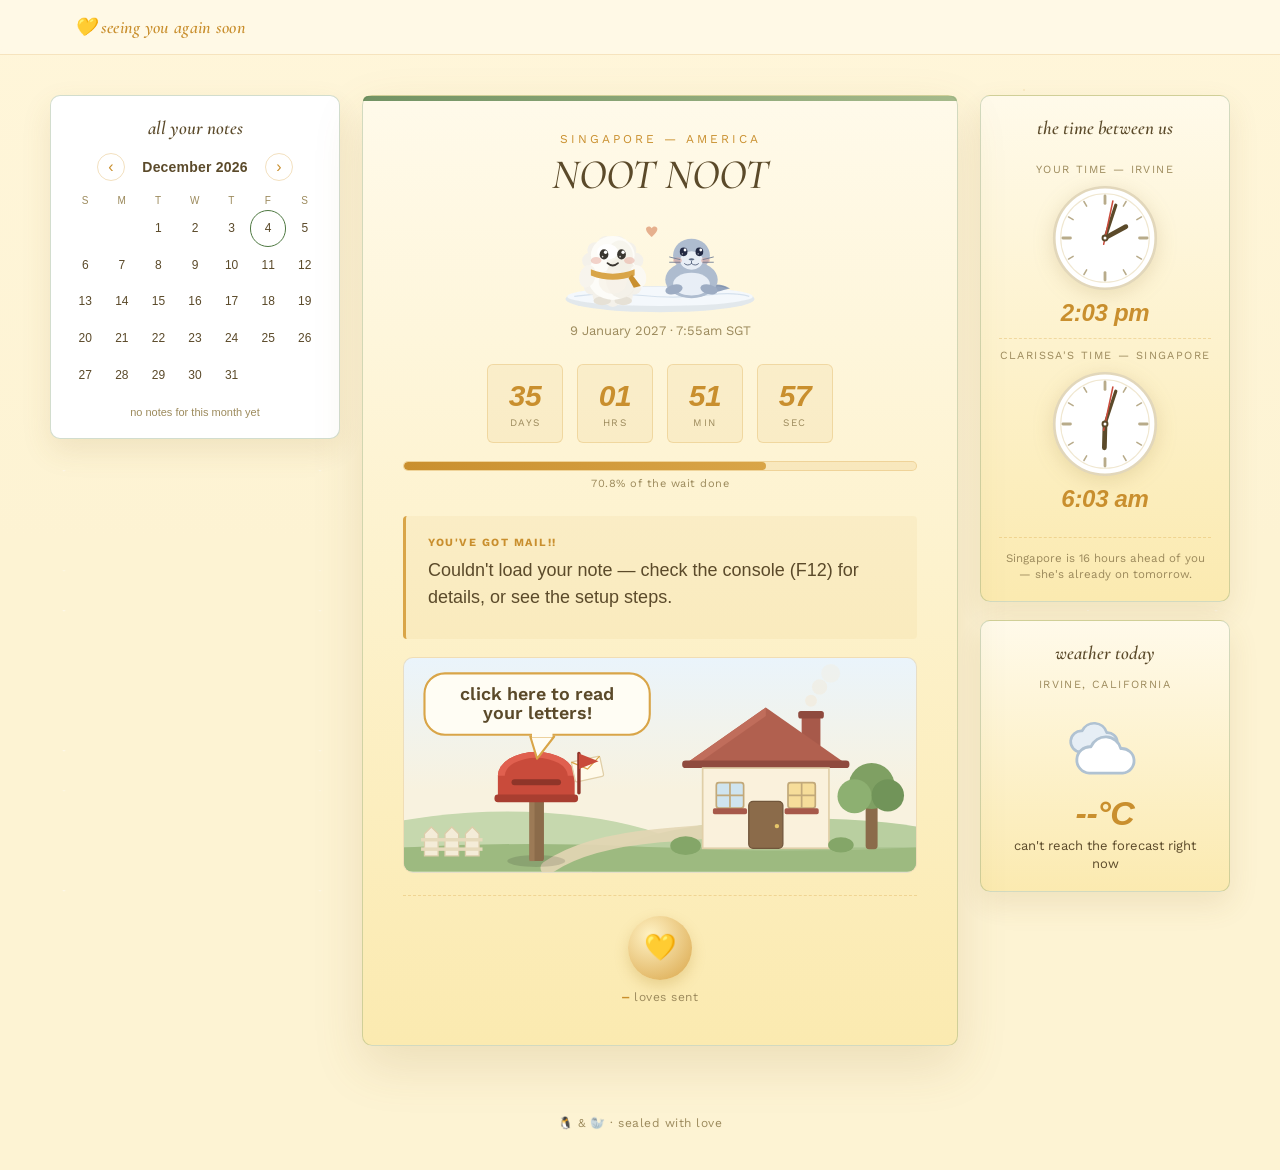
<file: index.html>
<!DOCTYPE html>
<html lang="en">
<head>
<meta charset="UTF-8">
<meta name="viewport" content="width=device-width, initial-scale=1">
<title>seeing you again soon!</title>
<link rel="stylesheet" href="page.css?v=10">
</head>
<body>

  <div class="sky"></div>
  <div class="snow" aria-hidden="true"></div>

  <header class="site-header">
    <div class="site-header-inner">
      <button class="site-logo" id="home-link" type="button">💛 seeing you again soon</button>
    </div>
  </header>

  <main class="stage">

    <!-- ══════════════════════ HOME VIEW ══════════════════════ -->
    <section id="view-home" class="view is-active">
      <div class="home-layout">

        <!-- ───────── LEFT COLUMN: calendar of every note sent ───────── -->
        <aside class="col-left">
          <div class="panel calendar-panel">
            <h2 class="panel-title">all your notes</h2>

            <div class="calendar-header">
              <button class="cal-nav" id="cal-prev" type="button" aria-label="previous month">&#8249;</button>
              <p class="calendar-month-label" id="cal-month-label">August 2026</p>
              <button class="cal-nav" id="cal-next" type="button" aria-label="next month">&#8250;</button>
            </div>

            <div class="calendar-weekdays">
              <span>S</span><span>M</span><span>T</span><span>W</span><span>T</span><span>F</span><span>S</span>
            </div>
            <div class="calendar-grid" id="calendar-grid"></div>

            <p class="calendar-hint" id="calendar-hint">tap a highlighted date to read that day's note</p>
          </div>
        </aside>

        <!-- ───────── CENTRE COLUMN: the main event ───────── -->
        <div class="col-centre">
          <div class="frame">
            <p class="eyebrow">Singapore &mdash; America</p>
            <h1 class="headline">NOOT NOOT</h1>
            <img class="pals" src="icons/pals-illustration.svg" alt="a round white fluffy character and a little seal sitting together on an ice floe" />
            <p class="target-date">9 January 2027 &middot; 7:55am SGT</p>

            <div class="countdown" id="countdown" aria-live="polite">
              <div class="unit"><span class="num" id="cd-days">00</span><span class="label">days</span></div>
              <div class="unit"><span class="num" id="cd-hours">00</span><span class="label">hrs</span></div>
              <div class="unit"><span class="num" id="cd-mins">00</span><span class="label">min</span></div>
              <div class="unit"><span class="num" id="cd-secs">00</span><span class="label">sec</span></div>
            </div>

            <div class="progress-wrap">
              <div class="progress-track"><div class="progress-fill" id="progress-fill"></div></div>
              <p class="progress-pct" id="progress-pct">0% of the wait done</p>
            </div>

            <div class="note-card" id="note-card">
              <p class="note-eyebrow">you've got mail!!</p>
              <p class="note-body" id="note-body">Loading&hellip;</p>
              <p class="note-date" id="note-date"></p>
            </div>

            <!-- ───── countryside house + red mailbox → opens the letters ───── -->
            <div class="mailbox-scene">
              <svg viewBox="0 0 600 250" class="mailbox-svg" preserveAspectRatio="xMidYMid meet" aria-hidden="true">

                <!-- rolling hills -->
                <ellipse cx="120" cy="250" rx="230" ry="70" fill="#c6d8ae"/>
                <ellipse cx="470" cy="252" rx="250" ry="64" fill="#b9cfa0"/>
                <rect x="0" y="222" width="600" height="28" fill="#a8c28d"/>
                <path d="M0 222 Q150 214 300 222 Q450 230 600 222 L600 250 L0 250 Z" fill="#9dba80"/>

                <!-- a winding path from the mailbox up to the front door -->
                <path d="M168 246 Q210 216 300 208 Q380 202 424 196"
                      stroke="#e4d6b4" stroke-width="16" fill="none" stroke-linecap="round" opacity="0.9"/>

                <!-- cottage -->
                <g class="cottage">
                  <!-- chimney + smoke -->
                  <rect x="466" y="66" width="22" height="40" rx="3" fill="#a7594a"/>
                  <rect x="462" y="62" width="30" height="9" rx="3" fill="#8f4a3e"/>
                  <circle cx="477" cy="50" r="7" fill="#f2ede0" opacity="0.85"/>
                  <circle cx="487" cy="34" r="9" fill="#f2ede0" opacity="0.65"/>
                  <circle cx="500" cy="18" r="11" fill="#f2ede0" opacity="0.45"/>

                  <!-- roof -->
                  <polygon points="330,124 424,58 518,124" fill="#b1604f"/>
                  <polygon points="330,124 424,58 424,68 344,124" fill="#c06d5b"/>
                  <rect x="326" y="120" width="196" height="9" rx="4" fill="#8f4a3e"/>

                  <!-- walls -->
                  <rect x="350" y="129" width="148" height="94" fill="#faf1dc"/>
                  <rect x="350" y="129" width="148" height="94" fill="none" stroke="#e0cfa8" stroke-width="2"/>

                  <!-- door -->
                  <rect x="404" y="168" width="40" height="55" rx="5" fill="#8b6b4a"/>
                  <rect x="404" y="168" width="40" height="55" rx="5" fill="none" stroke="#71563b" stroke-width="1.5"/>
                  <circle cx="437" cy="197" r="2.6" fill="#e6c66a"/>

                  <!-- windows -->
                  <g>
                    <rect x="366" y="146" width="32" height="30" rx="3" fill="#cfe4ef" stroke="#c2a97a" stroke-width="2"/>
                    <line x1="382" y1="146" x2="382" y2="176" stroke="#c2a97a" stroke-width="2"/>
                    <line x1="366" y1="161" x2="398" y2="161" stroke="#c2a97a" stroke-width="2"/>
                  </g>
                  <g>
                    <rect x="450" y="146" width="32" height="30" rx="3" fill="#f6dd9a" stroke="#c2a97a" stroke-width="2"/>
                    <line x1="466" y1="146" x2="466" y2="176" stroke="#c2a97a" stroke-width="2"/>
                    <line x1="450" y1="161" x2="482" y2="161" stroke="#c2a97a" stroke-width="2"/>
                  </g>

                  <!-- window boxes -->
                  <rect x="362" y="176" width="40" height="7" rx="2" fill="#a7594a"/>
                  <rect x="446" y="176" width="40" height="7" rx="2" fill="#a7594a"/>
                </g>

                <!-- tree beside the house -->
                <g>
                  <rect x="541" y="168" width="14" height="56" rx="4" fill="#8b6b4a"/>
                  <circle cx="548" cy="150" r="27" fill="#7fa063"/>
                  <circle cx="528" cy="162" r="20" fill="#8db071"/>
                  <circle cx="567" cy="161" r="19" fill="#719459"/>
                </g>

                <!-- little picket fence -->
                <g fill="#f4ecd8" stroke="#dccdaa" stroke-width="1.5">
                  <polygon points="24,206 32,198 40,206 40,232 24,232"/>
                  <polygon points="48,206 56,198 64,206 64,232 48,232"/>
                  <polygon points="72,206 80,198 88,206 88,232 72,232"/>
                </g>
                <rect x="20" y="211" width="72" height="4" fill="#e6dabb"/>
                <rect x="20" y="222" width="72" height="4" fill="#e6dabb"/>

                <!-- shrubs -->
                <ellipse cx="330" cy="220" rx="18" ry="11" fill="#84a668"/>
                <ellipse cx="512" cy="219" rx="15" ry="9" fill="#84a668"/>

                <!-- ═════ the red mailbox — clickable ═════ -->
                <g id="mailbox-hit" class="hit" role="button" tabindex="0"
                   aria-label="open your letters">
                  <!-- shadow -->
                  <ellipse cx="155" cy="238" rx="34" ry="7" fill="#000000" opacity="0.12"/>
                  <!-- post -->
                  <rect x="147" y="160" width="17" height="78" rx="3" fill="#8b6b4a"/>
                  <rect x="147" y="160" width="6" height="78" fill="#9c7a56"/>
                  <!-- box -->
                  <path d="M110 164 L110 138 A45 28 0 0 1 200 138 L200 164 Z" fill="#c94b3b"/>
                  <path d="M110 138 A45 28 0 0 1 200 138 L192 138 A37 21 0 0 0 118 138 Z" fill="#e0604f"/>
                  <!-- letter slot -->
                  <rect x="126" y="142" width="58" height="7" rx="3.5" fill="#8f3529"/>
                  <!-- front lip -->
                  <rect x="106" y="160" width="98" height="9" rx="4" fill="#a83e30"/>
                  <!-- an envelope peeking out -->
                  <g>
                    <rect x="196" y="122" width="34" height="24" rx="2" fill="#fffaea" stroke="#e0cfa8" stroke-width="1.5" transform="rotate(-12 196 122)"/>
                    <path d="M196 122 L213 134 L230 122" fill="none" stroke="#d9a548" stroke-width="1.5" transform="rotate(-12 196 122)"/>
                  </g>
                  <!-- raised flag -->
                  <line x1="205" y1="112" x2="205" y2="158" stroke="#8f3529" stroke-width="4" stroke-linecap="round"/>
                  <polygon points="205,112 205,130 228,121" fill="#c94b3b"/>
                </g>

                <!-- ═════ speech bubble — also clickable ═════ -->
                <g id="bubble-hit" class="hit" role="button" tabindex="0"
                   aria-label="open your letters">
                  <path d="M148 92 L176 92 L156 118 Z" fill="#fffdf4"/>
                  <rect x="24" y="18" width="264" height="72" rx="24" fill="#fffdf4" stroke="#d9a548" stroke-width="2.5"/>
                  <path d="M148 92 L176 92 L156 118 Z" fill="#fffdf4" stroke="#d9a548" stroke-width="2.5"
                        stroke-linejoin="round"/>
                  <path d="M150 90 L174 90" stroke="#fffdf4" stroke-width="5"/>
                  <text x="156" y="49" class="bubble-text" text-anchor="middle">click here to read</text>
                  <text x="156" y="72" class="bubble-text" text-anchor="middle">your letters!</text>
                </g>
              </svg>
            </div>

            <div class="love-section">
              <button class="send-love-btn" id="send-love-btn" type="button" aria-label="send love">💛</button>
              <p class="love-count-label"><span id="love-count">—</span> loves sent</p>
            </div>
          </div>
        </div>

        <!-- ───────── RIGHT COLUMN: clocks on top, weather below ───────── -->
        <aside class="col-right">

          <div class="panel clock-panel">
            <h2 class="panel-title">the time between us</h2>

            <div class="clock-block">
              <p class="clock-city" id="his-city-label">your time — Irvine</p>
              <svg class="clockface" viewBox="0 0 100 100" aria-hidden="true">
                <circle cx="50" cy="50" r="47" fill="#ffffff" stroke="#e2d7bb" stroke-width="2.5"/>
                <circle cx="50" cy="50" r="41" fill="#ffffff" stroke="#f0e7d0" stroke-width="1"/>
                <g stroke="#b8ab8a" stroke-linecap="round">
                  <line x1="50" y1="11" x2="50" y2="18" stroke-width="2.6"/>
                  <line x1="89" y1="50" x2="82" y2="50" stroke-width="2.6"/>
                  <line x1="50" y1="89" x2="50" y2="82" stroke-width="2.6"/>
                  <line x1="11" y1="50" x2="18" y2="50" stroke-width="2.6"/>
                  <line x1="69.5" y1="16.2" x2="67" y2="20.5" stroke-width="1.4"/>
                  <line x1="83.8" y1="30.5" x2="79.5" y2="33" stroke-width="1.4"/>
                  <line x1="83.8" y1="69.5" x2="79.5" y2="67" stroke-width="1.4"/>
                  <line x1="69.5" y1="83.8" x2="67" y2="79.5" stroke-width="1.4"/>
                  <line x1="30.5" y1="83.8" x2="33" y2="79.5" stroke-width="1.4"/>
                  <line x1="16.2" y1="69.5" x2="20.5" y2="67" stroke-width="1.4"/>
                  <line x1="16.2" y1="30.5" x2="20.5" y2="33" stroke-width="1.4"/>
                  <line x1="30.5" y1="16.2" x2="33" y2="20.5" stroke-width="1.4"/>
                </g>
                <line id="his-hour" x1="50" y1="50" x2="50" y2="28" stroke="#5b4a2a" stroke-width="4.4" stroke-linecap="round"/>
                <line id="his-min"  x1="50" y1="50" x2="50" y2="18" stroke="#5b4a2a" stroke-width="3"   stroke-linecap="round"/>
                <line id="his-sec"  x1="50" y1="56" x2="50" y2="15" stroke="#c94b3b" stroke-width="1.4" stroke-linecap="round"/>
                <circle cx="50" cy="50" r="3.2" fill="#5b4a2a"/>
                <circle cx="50" cy="50" r="1.4" fill="#ffffff"/>
              </svg>
              <p class="clock-digital" id="tz-time-his">--:--</p>
            </div>

            <div class="clock-block">
              <p class="clock-city">clarissa's time — Singapore</p>
              <svg class="clockface" viewBox="0 0 100 100" aria-hidden="true">
                <circle cx="50" cy="50" r="47" fill="#ffffff" stroke="#e2d7bb" stroke-width="2.5"/>
                <circle cx="50" cy="50" r="41" fill="#ffffff" stroke="#f0e7d0" stroke-width="1"/>
                <g stroke="#b8ab8a" stroke-linecap="round">
                  <line x1="50" y1="11" x2="50" y2="18" stroke-width="2.6"/>
                  <line x1="89" y1="50" x2="82" y2="50" stroke-width="2.6"/>
                  <line x1="50" y1="89" x2="50" y2="82" stroke-width="2.6"/>
                  <line x1="11" y1="50" x2="18" y2="50" stroke-width="2.6"/>
                  <line x1="69.5" y1="16.2" x2="67" y2="20.5" stroke-width="1.4"/>
                  <line x1="83.8" y1="30.5" x2="79.5" y2="33" stroke-width="1.4"/>
                  <line x1="83.8" y1="69.5" x2="79.5" y2="67" stroke-width="1.4"/>
                  <line x1="69.5" y1="83.8" x2="67" y2="79.5" stroke-width="1.4"/>
                  <line x1="30.5" y1="83.8" x2="33" y2="79.5" stroke-width="1.4"/>
                  <line x1="16.2" y1="69.5" x2="20.5" y2="67" stroke-width="1.4"/>
                  <line x1="16.2" y1="30.5" x2="20.5" y2="33" stroke-width="1.4"/>
                  <line x1="30.5" y1="16.2" x2="33" y2="20.5" stroke-width="1.4"/>
                </g>
                <line id="sg-hour" x1="50" y1="50" x2="50" y2="28" stroke="#5b4a2a" stroke-width="4.4" stroke-linecap="round"/>
                <line id="sg-min"  x1="50" y1="50" x2="50" y2="18" stroke="#5b4a2a" stroke-width="3"   stroke-linecap="round"/>
                <line id="sg-sec"  x1="50" y1="56" x2="50" y2="15" stroke="#c94b3b" stroke-width="1.4" stroke-linecap="round"/>
                <circle cx="50" cy="50" r="3.2" fill="#5b4a2a"/>
                <circle cx="50" cy="50" r="1.4" fill="#ffffff"/>
              </svg>
              <p class="clock-digital" id="tz-time-sg">--:--</p>
            </div>

            <p class="tz-gap" id="tz-gap">&nbsp;</p>
          </div>

          <div class="panel weather-panel">
            <h2 class="panel-title">weather today</h2>
            <p class="weather-city">Irvine, California</p>
            <div class="weather-icon" id="weather-icon" aria-hidden="true"></div>
            <p class="weather-temp" id="weather-temp">--&deg;C</p>
            <p class="weather-desc" id="weather-desc">loading&hellip;</p>
          </div>

        </aside>

      </div>
    </section>

    <!-- ══════════════════════ MOOD SELECT VIEW ══════════════════════ -->
    <section id="view-mood" class="view">
      <div class="frame">
        <button class="back-btn" data-back="view-home" type="button">
          <svg class="flag-icon-sm" viewBox="0 0 24 24" width="13" height="13" aria-hidden="true"><line x1="6" y1="2" x2="6" y2="21" stroke="currentColor" stroke-width="2" stroke-linecap="round"/><polygon points="6,3 6,10 16,6.5" fill="currentColor"/><ellipse cx="6" cy="21.5" rx="6" ry="1.4" fill="currentColor" opacity="0.3"/></svg>
          back
        </button>
        <h2 class="sub-headline">choose a message based on how you're feeling!</h2>
        <div class="mood-grid" id="mood-grid"></div>
      </div>
    </section>

    <!-- ══════════════════════ ENVELOPES VIEW ══════════════════════ -->
    <section id="view-envelopes" class="view">
      <div class="frame">
        <button class="back-btn" data-back="view-mood" type="button">
          <svg class="flag-icon-sm" viewBox="0 0 24 24" width="13" height="13" aria-hidden="true"><line x1="6" y1="2" x2="6" y2="21" stroke="currentColor" stroke-width="2" stroke-linecap="round"/><polygon points="6,3 6,10 16,6.5" fill="currentColor"/><ellipse cx="6" cy="21.5" rx="6" ry="1.4" fill="currentColor" opacity="0.3"/></svg>
          back
        </button>
        <h2 class="sub-headline" id="envelopes-title">pick an envelope</h2>
        <div class="speech-bubble" id="mood-speech-bubble" hidden>more letters for this section because i thought you would be feeling this emotion more heheh</div>
        <div class="envelope-grid" id="envelope-grid"></div>
        <div class="letter-reveal" id="letter-reveal" hidden>
          <div class="letter-text" id="letter-text"></div>
          <div class="letter-media" id="letter-media"></div>
          <button class="close-letter" id="close-letter" type="button">seal it back up</button>
        </div>
      </div>
    </section>

  </main>

  <div class="calendar-tooltip" id="calendar-tooltip" hidden></div>

  <!-- ══════════ golf ball transition overlay ══════════ -->
  <div class="transition-overlay" id="transition-overlay" hidden>
    <svg viewBox="0 0 400 170" class="transition-svg" preserveAspectRatio="xMidYMid meet">
      <!-- fairway -->
      <path d="M0 132 Q120 126 220 130 Q320 134 400 130 L400 170 L0 170 Z" fill="#cfe0b4" opacity="0.55"/>
      <line x1="0" y1="130" x2="400" y2="130" stroke="#8a9c72" stroke-width="2" opacity="0.55"/>

      <!-- the hole + flag -->
      <ellipse cx="330" cy="130" rx="13" ry="5" fill="#2b3a2b"/>
      <ellipse cx="330" cy="129" rx="11" ry="4" fill="#16220f"/>
      <line x1="330" y1="129" x2="330" y2="70" stroke="#6b4a2a" stroke-width="3"/>
      <polygon id="golf-flag" points="330,70 330,88 360,79" fill="#c15b4a"/>

      <!-- ball shadow, scaled by flight height in JS -->
      <ellipse id="ball-shadow" cx="30" cy="131" rx="8" ry="2.6" fill="#5b4a2a" opacity="0.22"/>

      <g id="golf-club">
        <line x1="30" y1="40" x2="30" y2="118" stroke="#4a4f63" stroke-width="3" stroke-linecap="round"/>
        <line x1="30" y1="40" x2="30" y2="62" stroke="#2b2b2b" stroke-width="5" stroke-linecap="round"/>
        <path d="M23 112 L38 112 L40 122 L23 122 Z" fill="#2b2b2b"/>
      </g>

      <g id="golf-ball-g">
        <circle id="golf-ball" cx="30" cy="122" r="8" fill="#fffdf6" stroke="#ddd6c0" stroke-width="1"/>
        <g id="golf-ball-dimples" opacity="0.55">
          <circle cx="27" cy="119" r="1.1" fill="#dcd5bf"/>
          <circle cx="32" cy="120" r="1.1" fill="#dcd5bf"/>
          <circle cx="29" cy="124" r="1.1" fill="#dcd5bf"/>
          <circle cx="33.5" cy="124.5" r="1.1" fill="#dcd5bf"/>
          <circle cx="26" cy="124" r="1.1" fill="#dcd5bf"/>
        </g>
      </g>

      <g id="turf-spray" opacity="0"></g>
    </svg>
  </div>

  <!-- ══════════ seal swim + splash overlay (played when closing a letter) ══════════ -->
  <div class="seal-splash-overlay" id="seal-splash-overlay" hidden>
    <svg viewBox="0 0 320 200" class="seal-splash-svg" preserveAspectRatio="xMidYMid meet">
      <defs>
        <linearGradient id="water-grad" x1="0" y1="0" x2="0" y2="1">
          <stop offset="0%"   stop-color="#b9d3e6"/>
          <stop offset="100%" stop-color="#8fb4d0"/>
        </linearGradient>
        <clipPath id="water-clip">
          <rect x="0" y="78" width="320" height="122"/>
        </clipPath>
      </defs>

      <!-- water body -->
      <rect x="0" y="78" width="320" height="122" fill="url(#water-grad)" opacity="0.85"/>

      <!-- moving surface waves -->
      <path id="wave-back"  d="M-320 82 Q-280 76 -240 82 T-160 82 T-80 82 T0 82 T80 82 T160 82 T240 82 T320 82 T400 82 T480 82 T560 82 T640 82 L640 96 L-320 96 Z"
            fill="#cfe3f1" opacity="0.55"/>
      <path id="wave-front" d="M-320 86 Q-284 80 -248 86 T-176 86 T-104 86 T-32 86 T40 86 T112 86 T184 86 T256 86 T328 86 T400 86 T472 86 T544 86 T616 86 L616 100 L-320 100 Z"
            fill="#e3f0f8" opacity="0.6"/>
      <line x1="0" y1="78" x2="320" y2="78" stroke="#7fa8c9" stroke-width="1.5" opacity="0.7"/>

      <!-- ripple rings on the surface -->
      <g id="ripple-layer"></g>

      <!-- the seal (original design, matching the front page) -->
      <g id="seal-swimmer" clip-path="none">
        <g id="seal-body">
          <!-- forked tail fluke -->
          <path d="M-30 2
                   C-40 -3 -48 -7 -56 -12
                   Q-61 -15 -58.5 -9.5
                   C-55.5 -4.5 -51 -1.2 -46 2
                   C-51 5.2 -55.5 8.5 -58.5 13.5
                   Q-61 19 -56 16
                   C-48 11 -40 7 -30 2 Z" fill="#94a4bd"/>
          <path d="M-32 2 C-42 -2 -49 -5 -55 -9" stroke="#7f90ab" stroke-width="0.8" fill="none"/>
          <path d="M-32 2 C-42 6 -49 9 -55 12" stroke="#7f90ab" stroke-width="0.8" fill="none"/>

          <!-- rear flipper, tucked along the body -->
          <ellipse cx="-16" cy="15" rx="10" ry="4.5" fill="#8fa0ba" transform="rotate(-16 -16 15)"/>

          <!-- body -->
          <ellipse cx="0" cy="2" rx="30" ry="17" fill="#aebccf"/>
          <ellipse cx="2" cy="8" rx="21" ry="9" fill="#e8eef6"/>

          <!-- front flippers: the far one darker so it reads as behind -->
          <ellipse cx="8" cy="15" rx="12" ry="5" fill="#93a3bb" transform="rotate(20 8 15)"/>
          <ellipse cx="4" cy="11" rx="12" ry="5.5" fill="#9dacc3" transform="rotate(8 4 11)"/>
          <path d="M-4 11 Q6 13 15 16" stroke="#8b9cb5" stroke-width="0.7" fill="none"/>

          <!-- head -->
          <ellipse cx="30" cy="-6" rx="17" ry="15" fill="#aebccf"/>
          <ellipse cx="33" cy="-2" rx="10" ry="8" fill="#e8eef6"/>
          <ellipse cx="21" cy="-1" rx="4" ry="2.6" fill="#e8a79a" opacity="0.45"/>
          <ellipse cx="43" cy="-1" rx="4" ry="2.6" fill="#e8a79a" opacity="0.45"/>
          <ellipse cx="24" cy="-11" rx="3.4" ry="3.9" fill="#232a44"/>
          <ellipse cx="37" cy="-11" rx="3.4" ry="3.9" fill="#232a44"/>
          <circle cx="25.2" cy="-12.6" r="1.3" fill="#ffffff"/>
          <circle cx="38.2" cy="-12.6" r="1.3" fill="#ffffff"/>
          <path d="M28 -3.5 Q31 -5 34 -3.5 Q31 -0.6 28 -3.5 Z" fill="#5d6b85"/>
          <path d="M31 -0.6 L31 1" stroke="#5d6b85" stroke-width="0.9" stroke-linecap="round"/>
          <path d="M31 1 Q27.6 3.6 25 1" stroke="#5d6b85" stroke-width="0.9" fill="none" stroke-linecap="round"/>
          <path d="M31 1 Q34.4 3.6 37 1" stroke="#5d6b85" stroke-width="0.9" fill="none" stroke-linecap="round"/>
          <path d="M20 -3 L10 -6" stroke="#6f7d95" stroke-width="0.8" stroke-linecap="round"/>
          <path d="M20 0 L10 1"  stroke="#6f7d95" stroke-width="0.8" stroke-linecap="round"/>
          <path d="M42 -3 L52 -6" stroke="#6f7d95" stroke-width="0.8" stroke-linecap="round"/>
          <path d="M42 0 L52 1"  stroke="#6f7d95" stroke-width="0.8" stroke-linecap="round"/>
        </g>
      </g>

      <!-- bubble trail while submerged -->
      <g id="bubble-layer" clip-path="url(#water-clip)"></g>

      <!-- invisible marker JS reads to place splash droplets in page coordinates -->
      <circle id="splash-point" cx="160" cy="78" r="0.1" opacity="0"/>
    </svg>
    <p class="sr-only">a little seal swimming around and splashing back into the water</p>
  </div>

  <footer class="site-footer">
    <p>🐧 &amp; 🦭 &middot; sealed with love</p>
  </footer>

  <script src="messages.js?v=10"></script>
  <script src="page.js?v=10"></script>
</body>
</html>
</file>
<file: page.css>
@import url('https://fonts.googleapis.com/css2?family=Cormorant+Garamond:ital,wght@0,400;0,500;0,600;1,500&family=Work+Sans:wght@400;500;600&family=Space+Mono:wght@400;700&display=swap');

:root{
  --bg: #fdf3d3;
  --bg-alt: #fbeab0;
  --card: #fffaea;
  --gold: #d9a548;
  --gold-soft: #c98f2e;
  --rose: #e2a37f;
  --blue: #a9c6dd;
  --ink: #5b4a2a;
  --muted: #9c8a5c;
  --green: #4f7942;
  --green-soft: #8faa73;
  --red: #c94b3b;

  --display: 'Cormorant Garamond', Georgia, serif;
  --body: 'Work Sans', -apple-system, sans-serif;
  --mono: 'Space Mono', monospace;
  --sf: -apple-system, BlinkMacSystemFont, 'SF Pro Text', 'Helvetica Neue', Arial, sans-serif;

  /* every number on the page — countdown, clocks, temperature */
  --helv: 'Helvetica Neue', Helvetica, Arial, sans-serif;
}

*{ box-sizing: border-box; }

html{ overflow-x: hidden; }
html,body{
  margin:0; padding:0; min-height:100%;
  background: var(--bg);
  color: var(--ink);
  font-family: var(--body);
}

@media (prefers-reduced-motion: reduce){
  *{ animation-duration: 0.001ms !important; transition-duration: 0.001ms !important; }
}

/* visible keyboard focus everywhere */
:focus-visible{
  outline: 2.5px solid var(--green);
  outline-offset: 3px;
  border-radius: 4px;
}

.sky{
  position:fixed; inset:0; z-index:0;
  background:
    radial-gradient(1.5px 1.5px at 10% 20%, rgba(217,165,72,.35), transparent),
    radial-gradient(1.5px 1.5px at 80% 10%, rgba(217,165,72,.25), transparent),
    radial-gradient(2px 2px at 60% 70%, rgba(217,165,72,.3), transparent),
    radial-gradient(1.5px 1.5px at 30% 85%, rgba(217,165,72,.2), transparent),
    radial-gradient(1.5px 1.5px at 90% 60%, rgba(217,165,72,.2), transparent),
    radial-gradient(2px 2px at 45% 35%, rgba(217,165,72,.25), transparent),
    linear-gradient(180deg, #fff6da, var(--bg) 60%);
  pointer-events:none;
}

.snow{
  position:fixed; inset:0; z-index:0; pointer-events:none; overflow:hidden;
}
.snow::before, .snow::after{
  content:"";
  position:absolute; top:-10%; left:0; width:100%; height:120%;
  background-image:
    radial-gradient(2px 2px at 5% 0%, rgba(255,255,255,.7), transparent),
    radial-gradient(2px 2px at 25% 0%, rgba(255,255,255,.55), transparent),
    radial-gradient(1.5px 1.5px at 45% 0%, rgba(255,255,255,.65), transparent),
    radial-gradient(2px 2px at 65% 0%, rgba(255,255,255,.5), transparent),
    radial-gradient(1.5px 1.5px at 85% 0%, rgba(255,255,255,.6), transparent),
    radial-gradient(2px 2px at 95% 0%, rgba(255,255,255,.55), transparent);
  background-repeat: repeat-y;
  background-size: 100% 140px;
  animation: fall 14s linear infinite;
}
.snow::after{ animation-duration: 22s; opacity: 0.6; background-size: 100% 220px; }
@keyframes fall{
  from{ transform: translateY(-10%); }
  to{ transform: translateY(100%); }
}

/* ───────────────────────── header / footer ───────────────────────── */
.site-header{
  position: sticky; top: 0; z-index: 10;
  background: rgba(255, 250, 234, 0.75);
  backdrop-filter: blur(8px);
  -webkit-backdrop-filter: blur(8px);
  border-bottom: 1px solid rgba(217,165,72,0.25);
}
.site-header-inner{
  max-width: 1180px;
  margin: 0 auto;
  padding: 16px 24px;
}
.site-logo{
  font-family: var(--display);
  font-style: italic;
  font-size: 18px;
  font-weight: 600;
  color: var(--gold-soft);
  letter-spacing: 0.3px;
  background: none;
  border: none;
  padding: 0;
  cursor: pointer;
  transition: color 0.15s ease;
}
.site-logo:hover{ color: var(--green); }

.site-footer{
  position: relative; z-index: 1;
  text-align: center;
  padding: 30px 20px 40px;
  font-size: 12px;
  color: var(--muted);
  letter-spacing: 0.5px;
}
.site-footer p{ margin: 0; }

.stage{
  position:relative; z-index:1;
  min-height: calc(100vh - 120px);
  display:flex; align-items:center; justify-content:center;
  padding: 40px 20px;
}

.view{ display:none; width:100%; }
.view.is-active{ display:block; }

/* ───────────────────────── home three-column layout ───────────────────────── */
.home-layout{
  display: grid;
  grid-template-columns: 290px minmax(0, 1fr) 250px;
  gap: 22px;
  align-items: start;
  max-width: 1180px;
  margin: 0 auto;
}
.col-left, .col-right{ display: flex; flex-direction: column; gap: 18px; }

.panel{
  background: linear-gradient(180deg, var(--card), var(--bg-alt));
  border: 1px solid rgba(107,143,94,0.3);
  border-radius: 10px;
  box-shadow: 0 12px 30px rgba(140, 110, 40, 0.12);
  padding: 20px 18px 18px;
  text-align: center;
}
.panel-title{
  font-family: var(--display);
  font-style: italic;
  font-weight: 600;
  font-size: 19px;
  color: var(--ink);
  margin: 0 0 14px;
}

.frame{
  margin: 0 auto;
  padding: 36px 40px 40px;
  border-radius: 10px;
  background: linear-gradient(180deg, var(--card), var(--bg-alt));
  position: relative;
  text-align:center;
  border: 1px solid rgba(107,143,94,0.3);
  box-shadow: 0 20px 50px rgba(140, 110, 40, 0.15);
}
/* the standalone views stay narrow and centred */
#view-mood .frame, #view-envelopes .frame{ max-width: 640px; }

.frame::before{
  content:"";
  position:absolute; top:0; left:0; right:0; height:5px;
  border-radius: 10px 10px 0 0;
  background: linear-gradient(90deg, var(--green), var(--green-soft));
  opacity: 0.8;
  pointer-events:none;
}

.eyebrow{
  font-family: var(--body);
  font-size: 12px;
  letter-spacing: 3px;
  text-transform: uppercase;
  color: var(--gold-soft);
  margin: 0 0 6px;
}

.headline{
  font-family: var(--display);
  font-style: italic;
  font-weight: 500;
  font-size: 42px;
  line-height: 1.1;
  margin: 0 0 10px;
  color: var(--ink);
}

.pals{
  width: 210px;
  max-width: 62%;
  height: auto;
  margin: 4px auto 10px;
  display: block;
}

.target-date{
  font-family: var(--body);
  font-size: 13px;
  color: var(--muted);
  margin: 0 0 26px;
}

/* ───────────────────────── countdown ───────────────────────── */
.countdown{
  display:flex;
  justify-content:center;
  gap: 14px;
  margin-bottom: 18px;
  flex-wrap: wrap;
}

.unit{
  background: rgba(217,165,72,0.1);
  border: 1px solid rgba(217,165,72,0.3);
  border-radius: 6px;
  padding: 14px 16px;
  min-width: 76px;
}

/* countdown numbers — Helvetica Neue, bold + italic */
.num{
  display:block;
  font-family: var(--helv);
  font-weight: 700;
  font-style: italic;
  font-size: 30px;
  letter-spacing: -0.5px;
  color: var(--gold-soft);
  font-variant-numeric: tabular-nums;
}

.label{
  display:block;
  font-family: var(--body);
  font-size: 10px;
  letter-spacing: 1.5px;
  text-transform: uppercase;
  color: var(--muted);
  margin-top: 4px;
}

/* progress bar */
.progress-wrap{ margin: 0 0 26px; }
.progress-track{
  height: 10px;
  border-radius: 999px;
  background: rgba(217,165,72,0.15);
  border: 1px solid rgba(217,165,72,0.3);
  overflow: hidden;
}
.progress-fill{
  height: 100%;
  width: 0%;
  background: linear-gradient(90deg, var(--gold-soft), var(--gold));
  border-radius: 999px;
  transition: width 0.6s ease;
}
.progress-pct{
  font-size: 11px;
  letter-spacing: 0.5px;
  color: var(--muted);
  margin: 6px 0 0;
}

/* ───────────────────────── daily note ───────────────────────── */
.note-card{
  background: rgba(217,165,72,0.08);
  border-left: 3px solid var(--gold);
  border-radius: 4px;
  padding: 20px 22px;
  text-align: left;
  margin-bottom: 18px;
}
.note-eyebrow{
  font-size: 11px;
  letter-spacing: 1.5px;
  text-transform: uppercase;
  color: var(--gold-soft);
  margin: 0 0 8px;
  font-weight: 700;
}
.note-body{
  font-family: var(--sf);
  font-size: 18px;
  font-weight: 500;
  line-height: 1.5;
  margin: 0 0 8px;
  color: var(--ink);
}
.note-date{
  font-size: 11px;
  color: var(--muted);
  margin: 0;
}

/* ───────────────────────── mailbox scene ───────────────────────── */
.mailbox-scene{
  margin: 6px 0 4px;
}
.mailbox-svg{
  width: 100%;
  height: auto;
  display: block;
  border-radius: 10px;
  background: linear-gradient(180deg, #eaf4fb 0%, #f8f2df 62%);
  border: 1px solid rgba(217,165,72,0.28);
  overflow: hidden;
}
.mailbox-svg .hit{
  cursor: pointer;
  transform-box: fill-box;
  transform-origin: center;
  transition: transform 0.18s ease;
}
.mailbox-svg .hit:hover{ transform: scale(1.045); }
.mailbox-svg #bubble-hit:hover rect{ fill: #fff4d8; }
.mailbox-svg #bubble-hit:hover path{ stroke-width: 3.5; }
.mailbox-svg .hit:focus-visible{
  outline: 2.5px solid var(--green);
  outline-offset: 4px;
  border-radius: 8px;
}
.bubble-text{
  font-family: var(--body);
  font-size: 21px;
  font-weight: 600;
  fill: var(--ink);
}
/* a slow, gentle nudge so he notices the mailbox is the way in */
@media (prefers-reduced-motion: no-preference){
  .mailbox-svg #bubble-hit{ animation: bubble-bob 3.4s ease-in-out infinite; }
}
@keyframes bubble-bob{
  0%, 100%{ transform: translateY(0); }
  50%     { transform: translateY(-4px); }
}

/* ───────────────────────── clocks ───────────────────────── */
.clock-block{
  padding: 10px 0 12px;
  border-bottom: 1px dashed rgba(217,165,72,0.35);
}
.clock-block:last-of-type{ border-bottom: none; }
.clock-city{
  font-family: var(--body);
  font-size: 11px;
  letter-spacing: 1.4px;
  text-transform: uppercase;
  color: var(--muted);
  margin: 0 0 8px;
}
.clockface{
  width: 108px;
  height: 108px;
  display: block;
  margin: 0 auto 8px;
  filter: drop-shadow(0 4px 10px rgba(140,110,40,0.18));
}
.clockface line[id$="-hour"],
.clockface line[id$="-min"]{ transition: transform 0.25s cubic-bezier(0.3, 1.6, 0.5, 1); }

/* clock numbers — Helvetica Neue, bold + italic */
.clock-digital{
  font-family: var(--helv);
  font-weight: 700;
  font-style: italic;
  letter-spacing: -0.3px;
  font-size: 24px;
  line-height: 1.1;
  color: var(--gold-soft);
  margin: 0;
}
.tz-gap{
  font-family: var(--body);
  font-size: 11.5px;
  line-height: 1.45;
  color: var(--muted);
  margin: 12px 0 0;
  padding-top: 12px;
  border-top: 1px dashed rgba(217,165,72,0.35);
}

/* ───────────────────────── weather ───────────────────────── */
.weather-city{
  font-family: var(--body);
  font-size: 11px;
  letter-spacing: 1.4px;
  text-transform: uppercase;
  color: var(--muted);
  margin: 0 0 10px;
}
.weather-icon{
  width: 88px;
  height: 88px;
  margin: 0 auto 6px;
}
.weather-icon svg{ width: 100%; height: 100%; display: block; }

/* weather number — Helvetica Neue, bold + italic */
.weather-temp{
  font-family: var(--helv);
  font-weight: 700;
  font-style: italic;
  letter-spacing: -0.5px;
  font-size: 34px;
  line-height: 1.1;
  color: var(--gold-soft);
  margin: 0 0 4px;
}
.weather-desc{
  font-family: var(--body);
  font-size: 13px;
  line-height: 1.4;
  color: var(--ink);
  margin: 0;
}

/* ───────────────────────── calendar ───────────────────────── */
.calendar-panel{ background: #ffffff; }
.calendar-header{
  display:flex; align-items:center; justify-content:center;
  gap: 10px;
  margin-bottom: 14px;
}
.calendar-month-label{
  font-family: var(--sf);
  font-weight: 600;
  font-size: 14px;
  letter-spacing: 0.2px;
  color: var(--ink);
  min-width: 120px;
  margin: 0;
}
.cal-nav{
  background: none;
  border: 1px solid rgba(217,165,72,0.35);
  border-radius: 50%;
  width: 28px; height: 28px;
  font-size: 16px;
  line-height: 1;
  color: var(--gold-soft);
  cursor: pointer;
  flex-shrink: 0;
  transition: background 0.15s ease;
}
.cal-nav:hover{ background: rgba(217,165,72,0.15); }

.calendar-weekdays{
  display:grid;
  grid-template-columns: repeat(7, 1fr);
  gap: 4px;
  margin-bottom: 6px;
}
.calendar-weekdays span{
  font-family: var(--sf);
  font-size: 10px;
  letter-spacing: 0.5px;
  text-transform: uppercase;
  color: var(--muted);
  text-align: center;
}

.calendar-grid{
  display:grid;
  grid-template-columns: repeat(7, 1fr);
  gap: 4px;
  margin-bottom: 14px;
}
.cal-day{
  aspect-ratio: 1;
  display:flex; align-items:center; justify-content:center;
  border-radius: 50%;
  font-family: var(--sf);
  font-size: 12px;
  color: var(--ink);
  cursor: default;
  position: relative;
  transition: transform 0.15s ease, box-shadow 0.15s ease;
}
.cal-day.is-empty{ visibility: hidden; }
.cal-day.has-note{
  background: linear-gradient(180deg, var(--gold-soft), var(--gold));
  color: #fffaea;
  font-weight: 700;
  cursor: pointer;
}
.cal-day.has-note:hover,
.cal-day.has-note.is-active{
  transform: scale(1.12);
  box-shadow: 0 4px 10px rgba(180,130,30,0.35);
}
.cal-day.is-today{
  outline: 1.5px solid var(--green);
  outline-offset: 1px;
}
.cal-jump{
  background: none;
  border: none;
  padding: 0;
  font-family: inherit;
  font-size: inherit;
  color: var(--gold-soft);
  text-decoration: underline;
  cursor: pointer;
}
.cal-jump:hover{ color: var(--green); }

.calendar-hint{
  font-family: var(--sf);
  font-size: 11px;
  line-height: 1.4;
  color: var(--muted);
  margin: 0;
}

.calendar-tooltip{
  position: fixed;
  z-index: 60;
  max-width: 250px;
  background: #ffffff;
  border: 1px solid rgba(217,165,72,0.35);
  border-radius: 8px;
  padding: 12px 14px;
  box-shadow: 0 10px 24px rgba(140,110,40,0.25);
  text-align: left;
  pointer-events: none;
  font-family: var(--sf);
}
.calendar-tooltip .ct-date{
  font-family: var(--sf);
  font-size: 10px;
  letter-spacing: 0.5px;
  text-transform: uppercase;
  color: var(--gold-soft);
  margin: 0 0 6px;
  font-weight: 700;
}
.calendar-tooltip .ct-message{
  font-family: var(--sf);
  font-size: 14px;
  line-height: 1.45;
  color: var(--ink);
  margin: 0 0 8px;
}
.calendar-tooltip .ct-message:last-of-type{ margin-bottom: 0; }
.calendar-tooltip .ct-divider{
  border: none;
  border-top: 1px solid rgba(217,165,72,0.3);
  margin: 8px 0;
}

/* ───────────────────────── buttons ───────────────────────── */
.close-letter{
  font-family: var(--body);
  font-weight: 600;
  font-size: 13px;
  letter-spacing: 1px;
  text-transform: uppercase;
  color: #fffaea;
  background: linear-gradient(180deg, var(--green-soft), var(--green));
  border: none;
  border-radius: 999px;
  padding: 13px 28px;
  cursor: pointer;
  display: inline-flex;
  align-items: center;
  gap: 8px;
  transition: transform 0.15s ease, box-shadow 0.15s ease;
}
.close-letter:hover{
  transform: translateY(-1px);
  box-shadow: 0 6px 18px rgba(79,121,66,0.3);
}

/* send love */
.love-section{
  margin-top: 22px;
  padding-top: 20px;
  border-top: 1px dashed rgba(217,165,72,0.35);
  display:flex; flex-direction:column; align-items:center; gap:8px;
}
.send-love-btn{
  width: 64px; height: 64px;
  border-radius: 50%;
  border: none;
  background: radial-gradient(circle at 35% 30%, #fff2c4, var(--gold));
  font-size: 26px;
  cursor: pointer;
  box-shadow: 0 6px 14px rgba(180,130,30,0.25);
  transition: transform 0.15s ease;
}
.send-love-btn:hover{ transform: scale(1.08); }
.send-love-btn.is-sending{ animation: pulse-love 0.4s ease; }
@keyframes pulse-love{
  0%{ transform: scale(1); }
  40%{ transform: scale(1.25); }
  100%{ transform: scale(1); }
}
.love-count-label{
  font-size: 12px;
  color: var(--muted);
  letter-spacing: 0.5px;
  margin: 0;
}
.love-count-label #love-count{
  font-family: var(--mono);
  color: var(--gold-soft);
  font-weight: 700;
}

.back-btn{
  background:none; border:none;
  color: var(--muted);
  font-family: var(--body);
  font-size: 13px;
  cursor:pointer;
  position:absolute;
  top: 18px; left: 20px;
  display: inline-flex;
  align-items: center;
  gap: 6px;
}
.back-btn:hover{ color: var(--green); }
.flag-icon-sm{ flex-shrink: 0; }

.sub-headline{
  font-family: var(--display);
  font-style: italic;
  font-size: 27px;
  font-weight: 500;
  margin: 18px 0 28px;
  color: var(--ink);
}

/* ───────────────────────── mood grid ───────────────────────── */
.mood-grid{
  display:flex;
  flex-wrap: wrap;
  justify-content: center;
  gap: 18px;
}
.mood-seal{
  border: 1px solid rgba(217,165,72,0.3);
  border-radius: 18px;
  padding: 16px 10px 14px;
  cursor: pointer;
  background: rgba(217,165,72,0.06);
  display:flex; flex-direction:column; align-items:center; gap:10px;
  transition: transform 0.15s ease, border-color 0.15s ease, background 0.15s ease;
  flex: 0 1 140px;
  width: 140px;
}
.mood-seal:hover{ transform: translateY(-3px) scale(1.03); border-color: var(--gold); background: rgba(217,165,72,0.12); }
.mood-seal img{
  width: 100%;
  max-width: 108px;
  aspect-ratio: 1;
  border-radius: 14px;
  background: rgba(255,255,255,0.5);
  object-fit: cover;
}
.mood-seal span{
  font-family: var(--body);
  font-weight: 600;
  font-size: 13px;
  color: var(--ink);
}

/* envelope grid */
.envelope-grid{
  display:grid;
  grid-template-columns: repeat(auto-fit, minmax(120px, 1fr));
  gap: 16px;
  margin-bottom: 10px;
}
.envelope{
  border: 1px solid rgba(217,165,72,0.3);
  border-radius: 10px;
  padding: 16px 10px 12px;
  cursor: pointer;
  background: var(--card);
  display:flex; flex-direction:column; align-items:center; gap:8px;
  transition: transform 0.15s ease;
}
.envelope img{ width: 56px; height: auto; }
.envelope span{
  font-family: var(--body);
  font-weight: 600;
  font-size: 11px;
  letter-spacing: 0.4px;
  text-transform: uppercase;
  color: var(--ink);
}
.envelope:hover{ transform: translateY(-3px); }
.envelope.is-opened{ opacity: 0.55; }

.letter-reveal{
  margin-top: 22px;
  background: rgba(217,165,72,0.08);
  border-left: 3px solid var(--gold);
  border-radius: 4px;
  padding: 24px;
  text-align:left;
}
.letter-text{
  font-family: var(--sf);
  font-size: 16px;
  font-weight: 400;
  line-height: 1.6;
  margin: 0 0 16px;
  color: var(--ink);
}
.letter-text p{ margin: 0 0 14px; }
.letter-text p:last-child{ margin-bottom: 0; }
.letter-text a{
  color: var(--gold-soft);
  text-decoration: underline;
  word-break: break-word;
}
.letter-text a:hover{ color: var(--green); }

.letter-media{
  display: flex;
  flex-direction: column;
  gap: 12px;
  margin: 0 0 16px;
}
.letter-photo{ width: 100%; border-radius: 8px; display: block; }
.letter-audio{ width: 100%; }
.media-missing{
  font-family: var(--sf);
  font-size: 12.5px;
  line-height: 1.45;
  color: #a8503f;
  background: rgba(201,75,59,0.08);
  border: 1px dashed rgba(201,75,59,0.4);
  border-radius: 6px;
  padding: 10px 12px;
  margin: 0;
}

.letter-video{
  width: 100%;
  border-radius: 8px;
  display: block;
  background: #000;
}

/* speech bubble shown on the "general" mood envelope page */
.speech-bubble{
  position: relative;
  max-width: 320px;
  margin: 0 auto 20px;
  background: #fff8e6;
  border: 1.5px solid rgba(217,165,72,0.5);
  border-radius: 16px;
  padding: 14px 18px;
  font-family: var(--body);
  font-size: 13px;
  line-height: 1.45;
  color: var(--ink);
  box-shadow: 0 6px 16px rgba(140,110,40,0.12);
}
.speech-bubble::after{
  content: "";
  position: absolute;
  left: 50%;
  bottom: -9px;
  transform: translateX(-50%);
  width: 16px; height: 16px;
  background: #fff8e6;
  border-right: 1.5px solid rgba(217,165,72,0.5);
  border-bottom: 1.5px solid rgba(217,165,72,0.5);
  clip-path: polygon(0 0, 100% 0, 0 100%);
}

/* ───────────────────────── responsive ───────────────────────── */
@media (max-width: 1120px){
  .home-layout{ grid-template-columns: 1fr 1fr; max-width: 780px; }
  .col-centre{ grid-column: 1 / -1; grid-row: 1; }
  .col-left { grid-column: 1; grid-row: 2; }
  .col-right{ grid-column: 2; grid-row: 2; }
}

@media (max-width: 720px){
  .home-layout{ grid-template-columns: 1fr; max-width: 520px; }
  .col-centre{ grid-column: 1; grid-row: 1; }
  .col-right { grid-column: 1; grid-row: 2; }
  .col-left  { grid-column: 1; grid-row: 3; }
}

@media (max-width: 480px){
  .stage{ padding: 28px 14px; }
  .frame{ padding: 28px 20px 32px; }
  .headline{ font-size: 32px; }
  .num{ font-size: 24px; }
  .unit{ min-width: 62px; padding: 11px 10px; }
  .pals{ width: 165px; }
  .countdown{ gap: 9px; }
  .clock-digital{ font-size: 22px; }
  .weather-temp{ font-size: 30px; }
}

/* ───────────────────────── golf ball transition ───────────────────────── */
.transition-overlay{
  position: fixed; inset: 0; z-index: 50;
  display: flex; align-items: center; justify-content: center;
  background: rgba(253, 243, 211, 0.94);
  backdrop-filter: blur(2px);
}
.transition-overlay[hidden]{ display: none; }
.transition-svg{
  width: min(440px, 84vw);
  height: auto;
}

/* the ball and its shadow are driven frame-by-frame from page.js so the
   arc, bounce and roll follow real projectile motion rather than a
   fixed set of keyframes */
#golf-ball-g{
  transform-box: fill-box;
  transform-origin: center;
}

#golf-club{
  transform-origin: 30px 40px;
  transform-box: view-box;
  transform: rotate(-62deg);
}
.transition-overlay.is-playing #golf-club{
  animation: golf-club-swing 1.35s forwards;
}
@keyframes golf-club-swing{
  /* slow backswing, fast downswing through the ball, then follow-through */
  0%   { transform: rotate(-62deg); opacity: 1; }
  18%  { transform: rotate(-88deg); }
  26%  { transform: rotate(-92deg); }
  33%  { transform: rotate(-20deg); }
  35.5%{ transform: rotate(0deg); }   /* impact */
  42%  { transform: rotate(32deg); }
  52%  { transform: rotate(52deg); }
  62%  { transform: rotate(46deg); opacity: 1; }
  88%  { transform: rotate(46deg); opacity: 1; }
  100% { transform: rotate(46deg); opacity: 0; }
}

#golf-flag{
  transform-box: fill-box;
  transform-origin: left center;
}
.transition-overlay.is-playing #golf-flag{
  animation: flag-wave 1.4s ease-in-out infinite;
}
@keyframes flag-wave{
  0%, 100%{ transform: skewY(0deg) scaleX(1); }
  50%     { transform: skewY(-4deg) scaleX(0.94); }
}

.turf-clod{
  animation: turf-fly 0.55s ease-out forwards;
}
@keyframes turf-fly{
  0%  { opacity: 0.9; transform: translate(0,0) scale(1); }
  100%{ opacity: 0;   transform: translate(var(--tx), var(--ty)) scale(0.4); }
}

/* ───────────────────────── seal swim + splash ───────────────────────── */
.seal-splash-overlay{
  position: fixed; inset: 0; z-index: 50;
  display: flex; align-items: center; justify-content: center;
  background: rgba(253, 243, 211, 0.94);
  backdrop-filter: blur(2px);
}
.seal-splash-overlay[hidden]{ display: none; }
.seal-splash-svg{
  width: min(400px, 82vw);
  height: auto;
  border-radius: 12px;
}

/* the surface itself keeps moving, so the water reads as water */
@media (prefers-reduced-motion: no-preference){
  #wave-back { animation: wave-drift-back  6s linear infinite; }
  #wave-front{ animation: wave-drift-front 4s linear infinite; }
}
@keyframes wave-drift-back{
  from{ transform: translateX(0); }
  to  { transform: translateX(-160px); }
}
@keyframes wave-drift-front{
  from{ transform: translateX(0); }
  to  { transform: translateX(144px); }
}

/* realistic splash droplets — spawned by JS at the moment of impact */
.splash-droplet{
  position: fixed;
  border-radius: 50% 50% 50% 0;
  background: #eaf3fa;
  opacity: 0;
  pointer-events: none;
  z-index: 55;
  animation: droplet-fly 0.75s cubic-bezier(0.2, 0.6, 0.5, 1) forwards;
}
@keyframes droplet-fly{
  0%   { transform: translate(-50%, -50%) translate(0, 0) scale(0.5) rotate(-20deg); opacity: 0; }
  12%  { opacity: 1; }
  50%  { transform: translate(-50%, -50%) translate(var(--dx), var(--dy)) scale(1) rotate(15deg); opacity: 1; }
  100% { transform: translate(-50%, -50%) translate(calc(var(--dx) * 1.12), calc(var(--dy) + 34px)) scale(0.3) rotate(40deg); opacity: 0; }
}

.sr-only{
  position: absolute;
  width: 1px; height: 1px;
  padding: 0; margin: -1px;
  overflow: hidden;
  clip: rect(0,0,0,0);
  white-space: nowrap;
  border: 0;
}

/* ───────────────────────── letter effects ───────────────────────── */
.hearts-burst{
  position: fixed; inset: 0; z-index: 70;
  pointer-events: none;
  overflow: hidden;
}
.heart-particle{
  position: absolute;
  bottom: -30px;
  opacity: 0;
  animation-name: heart-rise;
  animation-timing-function: ease-out;
  animation-fill-mode: forwards;
}
@keyframes heart-rise{
  0%   { transform: translateY(0) scale(0.6) rotate(0deg); opacity: 0; }
  10%  { opacity: 1; }
  80%  { opacity: 1; }
  100% { transform: translateY(-100vh) scale(1.1) rotate(12deg); opacity: 0; }
}

.fireworks-burst{
  position: fixed; inset: 0; z-index: 70;
  pointer-events: none;
  overflow: hidden;
}
.firework-spark{
  position: absolute;
  width: 6px; height: 6px;
  border-radius: 50%;
  animation: spark-fly 0.9s ease-out forwards;
}
@keyframes spark-fly{
  0%   { transform: translate(0, 0) scale(1); opacity: 1; }
  100% { transform: translate(var(--dx), var(--dy)) scale(0.2); opacity: 0; }
}
</file>
